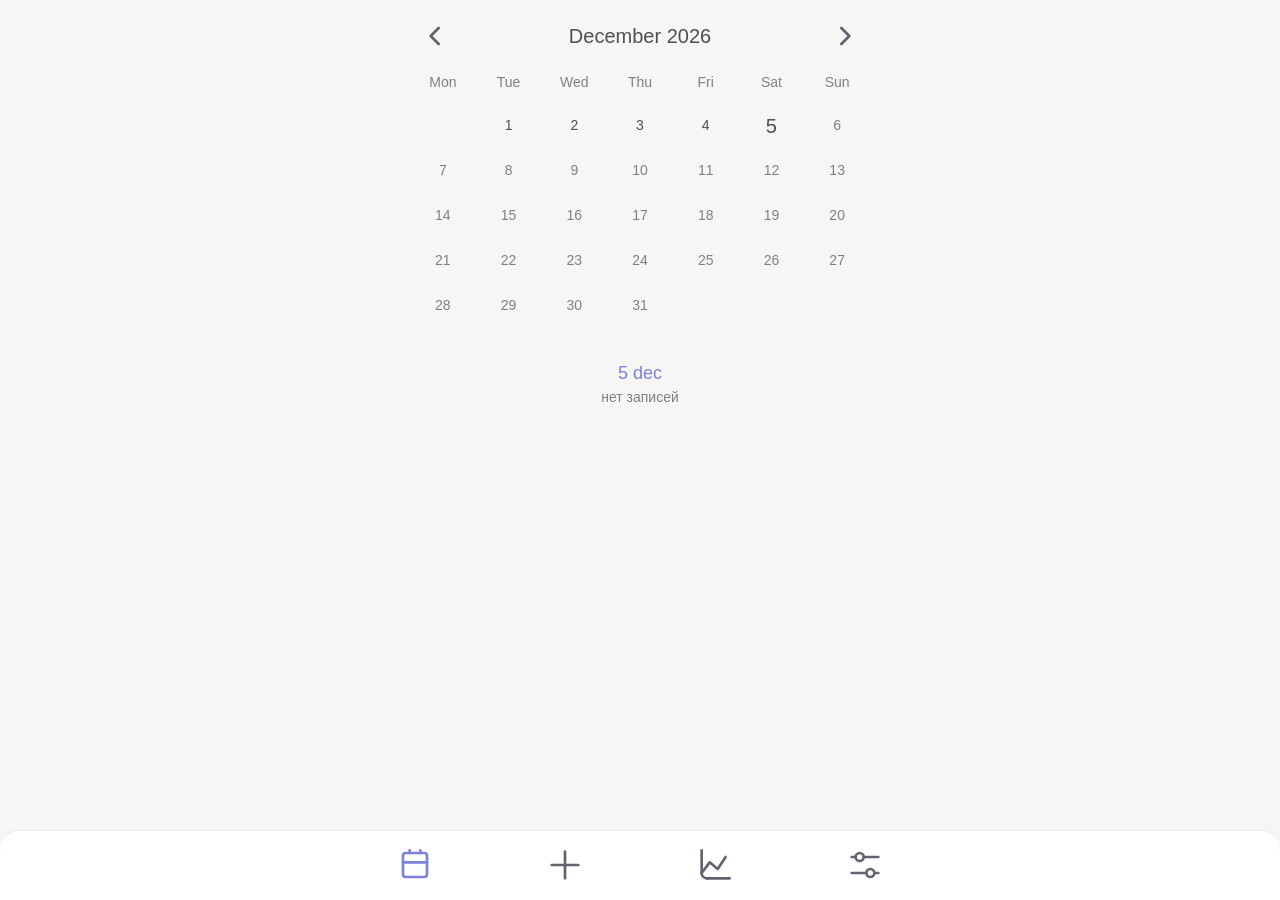
<file: index.html>
<!doctype html>
<html lang="ru">
<head>
    <meta charset="UTF-8"/>
    <meta name="viewport" content="width=device-width, initial-scale=1.0, shrink-to-fit=no"/>
    <meta name="mobile-web-app-capable" content="yes"/>
    <meta name="theme-color" content="#2a2a2a"/>
    <meta name="msapplication-config" content="none">

    <title data-i18n="appName"></title>

    <link rel="canonical" href="https://yugle7.github.io/poop-tracker/"/>
    <link rel="manifest" href="manifest.webmanifest"/>
    <link rel="stylesheet" href="style.css"/>

    <link rel="icon" type="image/png" sizes="192x192" href="icons/icon-192.png">
    <link rel="icon" type="image/svg+xml" href="favicon.svg"/>

    <link rel="apple-touch-icon" href="icons/icon-192.png">
    <link rel="yandex-tableau-widget" href="tableau.json">
</head>
<body>

<section id="calendar-page" class="width-500 safe">
    <div id="calendar"></div>
    <h3 id="chosen-day" class="accent center"></h3>
    <div id="chosen-records"></div>
</section>

<div id="overlay"></div>

<section id="record-page" class="hidden">
    <div class="scroll">
        <div class="width-500 col gap-30 pad-20">
            <section>
                <div class="row gap-15">
                    <button id="pooped-date" aria-haspopup="dialog" class="tap"
                            data-i18n-aria-label="selectDate"></button>

                    <button id="pooped-time" aria-haspopup="dialog" class="tap"
                            data-i18n-aria-label="selectTime"></button>

                </div>
            </section>
            <section>
                <div id="bristol-label"></div>
                <br>
                <div id="bristol-icons" class="row" role="radiogroup"
                     data-i18n-aria-label="bristolScale"></div>
            </section>

            <section id="color">
                <div id="color-label"></div>
                <br>
                <div id="color-icons" class="color-grid" role="radiogroup"
                     data-i18n-aria-label="color"></div>
            </section>

            <section id="volume">
                <div id="volume-label"></div>
                <br/>
                <span id="volume-value" class="gray small"></span>
                <input id="volume-range" type="range" min="0" max="99" step="1"
                       data-i18n-aria-label="volumeRange" aria-label="">
            </section>

            <section>
                <div class="row add">
                    <h3 data-i18n="tags"></h3>
                    <button id="edit-tags" class="right help small" data-i18n="change">
                    </button>
                </div>
                <br>
                <div id="tag-buttons"></div>
            </section>

            <button id="remove" class="red hidden pad-20" data-i18n="remove"></button>

            <button id="approve" data-i18n-aria-label="approve">
                <svg>
                    <use href="sprite.svg#save"></use>
                </svg>
            </button>

            <button id="reject" data-i18n-aria-label="reject">
                <svg>
                    <use href="sprite.svg#cancel"></use>
                </svg>
            </button>
        </div>
    </div>


    <div id="tags-editor">
        <div class="row">
            <input id="tag" type="text" maxlength="24"
                   data-i18n-placeholder="newTag"
                   data-i18n-aria-label="newTag" aria-label="">
            <button id="create-tag" class="right small" data-i18n="add"></button>
        </div>

        <div data-i18n="tagActions" class="small gray pad-10"></div>
        <div id="tag-actions"></div>

        <footer>
            <button id="close-tags" class="right" data-i18n="cancel"></button>
            <button id="apply-tags" class="accent">OK</button>
        </footer>
    </div>

    <div id="when-picker">
        <header id="watch">
            <button id="day" class="tap"></button>
            <button id="hour" class="tap"></button>

            <svg id="colon" viewBox="0 0 6 24" width="6" height="24">
                <circle cx="3" cy="8" r="1" stroke="var(--text)" fill="none"/>
                <circle cx="3" cy="16" r="1" stroke="var(--text)" fill="none"/>
            </svg>

            <button id="minute" class="tap"></button>
        </header>

        <div id="clock">
            <div id="white"></div>
            <div id="black"></div>
            <div id="center"></div>
            <div id="line"></div>
            <div id="hand"></div>
        </div>

        <div id="when-calendar">
            <div class="days"></div>
            <div class="days" id="when-days"></div>
        </div>

        <footer>
            <button id="when-prev" data-i18n-aria-label="previous">
                <svg>
                    <use href="sprite.svg#prev"></use>
                </svg>
            </button>

            <span id="when-month"></span>

            <button id="when-next" data-i18n-aria-label="next">
                <svg>
                    <use href="sprite.svg#next"></use>
                </svg>
            </button>

            <button id="close-when" class="right" data-i18n="cancel"></button>
            <button id="apply-when" class="accent">OK</button>
        </footer>
    </div>
</section>

<section id="stats-page" class="width-500 pad-20 safe hidden">
    <div id="period">
        <div></div>
        <button class="active" data-i="0" data-i18n="week"></button>
        <button data-i="1" data-i18n="month"></button>
        <button data-i="2" data-i18n="year"></button>
    </div>

    <div id="range">
        <button type="button" data-add="-1"
                data-i18n-aria-label="previousPeriod">
            <svg>
                <use href="sprite.svg#prev"></use>
            </svg>
        </button>
        <span id="range-label"></span>
        <button type="button" data-add="1"
                data-i18n-aria-label="nextPeriod">
            <svg>
                <use href="sprite.svg#next"></use>
            </svg>
        </button>
    </div>

    <div class="card">
        <h3 data-i18n="tags"></h3>
        <br/>
        <div class="h-list" id="tags-list"></div>
        <br/>
        <button class="row gap-10" id="with-fails">
            <svg class="tool">
                <use href="sprite.svg#check"></use>
            </svg>
            <span data-i18n="withFails" class="help small"></span>
        </button>
    </div>

    <div class="card">
        <h3 data-i18n="color"></h3>
        <br/>
        <div class="h-list" id="color-list"></div>
    </div>

    <div class="card">
        <h3 data-i18n="shape"></h3>
        <br/>
        <div class="h-list" id="shape-list"></div>
    </div>

    <div class="card" style="--color: var(--yellow)">
        <h3 class="row gap-8">
            <span data-i18n="bristol"></span>
            <span class="gray">—</span>
            <span class="gray"></span>
        </h3>
        <br/>
        <div class="v-chart" id="bristol-chart"></div>
    </div>

    <div class="card">
        <h3 class="row gap-8">
            <span data-i18n="count"></span>
            <span class="gray">—</span>
            <span class="gray"></span>
        </h3>
        <br/>
        <div class="v-chart" id="count-chart"></div>
    </div>

    <div class="card" style="--color: var(--yellow)">
        <h3 class="row gap-8">
            <span data-i18n="volume"></span>
            <span class="gray">—</span>
            <span class="gray"></span>
        </h3>
        <br/>
        <div class="v-chart" id="volume-chart"></div>
    </div>
</section>


<section id="person-page" class="width-500 safe hidden">
    <br/>

    <button id="person">
        <svg class="icon">
            <use href="sprite.svg#person"></use>
        </svg>
        <span class="row gap-10"></span>
    </button>

    <br/>

    <a href="https://pay.cloudtips.ru/p/9e3a23d6" target="_blank">
        <svg class="icon">
            <use href="sprite.svg#heart"></use>
        </svg>
        <span data-i18n="support"></span>
    </a>

    <a href="mailto:yuzhakov.gleb@gmail.com?subject=PoopTracker">
        <svg class="icon">
            <use href="sprite.svg#chat"></use>
        </svg>
        <span data-i18n="mailTo"></span>
    </a>

    <a href="https://yugle7.github.io/poop-tracker/privacy.html" target="_blank">
        <svg class="icon">
            <use href="sprite.svg#shield"></use>
        </svg>
        <span data-i18n="privacy"></span>
    </a>

    <br/>

    <button id="reset" class="left row gap-10 pad-10">
        <svg class="icon">
            <use href="sprite.svg#reset"></use>
        </svg>
        <span data-i18n="reset"></span>
    </button>

    <div id="person-picker">
        <form id="profile" novalidate autocomplete="off">
            <div class="field">
                <label class="label" for="birthdate" data-i18n="birthdate"></label>
                <input
                        class="input"
                        id="birthdate"
                        name="birthdate"
                        type="text"
                        inputmode="numeric"
                        autocomplete="off"
                        autocorrect="off"
                        autocapitalize="off"
                        placeholder="31.12.2000"
                        spellcheck="false"
                        maxlength="10"
                        required
                >
            </div>

            <div class="row gap-15">
                <div class="field sex">
                    <label class="label" data-i18n="sex"></label>

                    <div class="segment" id="sex">
                        <input type="radio" name="sex" id="female" value="female" checked>
                        <label for="female" data-i18n="female"></label>

                        <input type="radio" name="sex" id="male" value="male">
                        <label for="male" data-i18n="male"></label>
                    </div>
                </div>

                <div class="field weight">
                    <label class="label" for="weight" data-i18n="weight"></label>

                    <div>
                        <input
                                class="input"
                                id="weight"
                                name="weight"
                                type="text"
                                inputmode="decimal"
                                autocomplete="off"
                                placeholder="65"
                                maxlength="5"
                                required
                        >
                        <span class="unit" data-i18n="kg"></span>
                    </div>
                </div>
            </div>
        </form>

        <footer>
            <button id="close-person" class="right" data-i18n="cancel"></button>
            <button id="apply-person" class="accent">OK</button>
        </footer>
    </div>
</section>

<div class="hidden">
    <div id="calendars"></div>
</div>

<nav data-i18n-aria-label="mainNavigation">
    <div id="nav">
        <button data-page="calendar" class="pad-10 active" data-i18n-aria-label="calendar" aria-selected="true">
            <svg>
                <use href="sprite.svg#calendar"></use>
            </svg>
        </button>

        <button data-page="record" class="pad-10" data-i18n-aria-label="record">
            <svg>
                <use href="sprite.svg#plus"></use>
            </svg>
        </button>

        <button data-page="stats" class="pad-10" data-i18n-aria-label="stats">
            <svg>
                <use href="sprite.svg#stats"></use>
            </svg>
        </button>

        <button data-page="person" class="pad-10" data-i18n-aria-label="person">
            <svg>
                <use href="sprite.svg#settings"></use>
            </svg>
        </button>
    </div>
</nav>

<div id="modal" hidden>
    <div class="dialog" role="dialog" aria-modal="true">
        <p id="question"></p>
        <div class="actions">
            <button id="confirm" data-i18n="yes"></button>
            <button id="cancel" data-i18n="no"></button>
        </div>
    </div>
</div>

<script src="data.js"></script>
<script src="script.js"></script>

<script>
    if (navigator.serviceWorker) {
        navigator.serviceWorker
            .register("/poop-tracker/sw.js", {
                scope: "/poop-tracker/",
                updateViaCache: "none"
            })
            .then((reg) => {
                reg.update();

                if (reg.waiting) {
                    reg.waiting.postMessage("skipWaiting");
                }

                navigator.serviceWorker.addEventListener(
                    "controllerchange",
                    () => {
                        window.location.reload();
                    }
                );
            });
    }
</script>

</body>
</html>
</file>
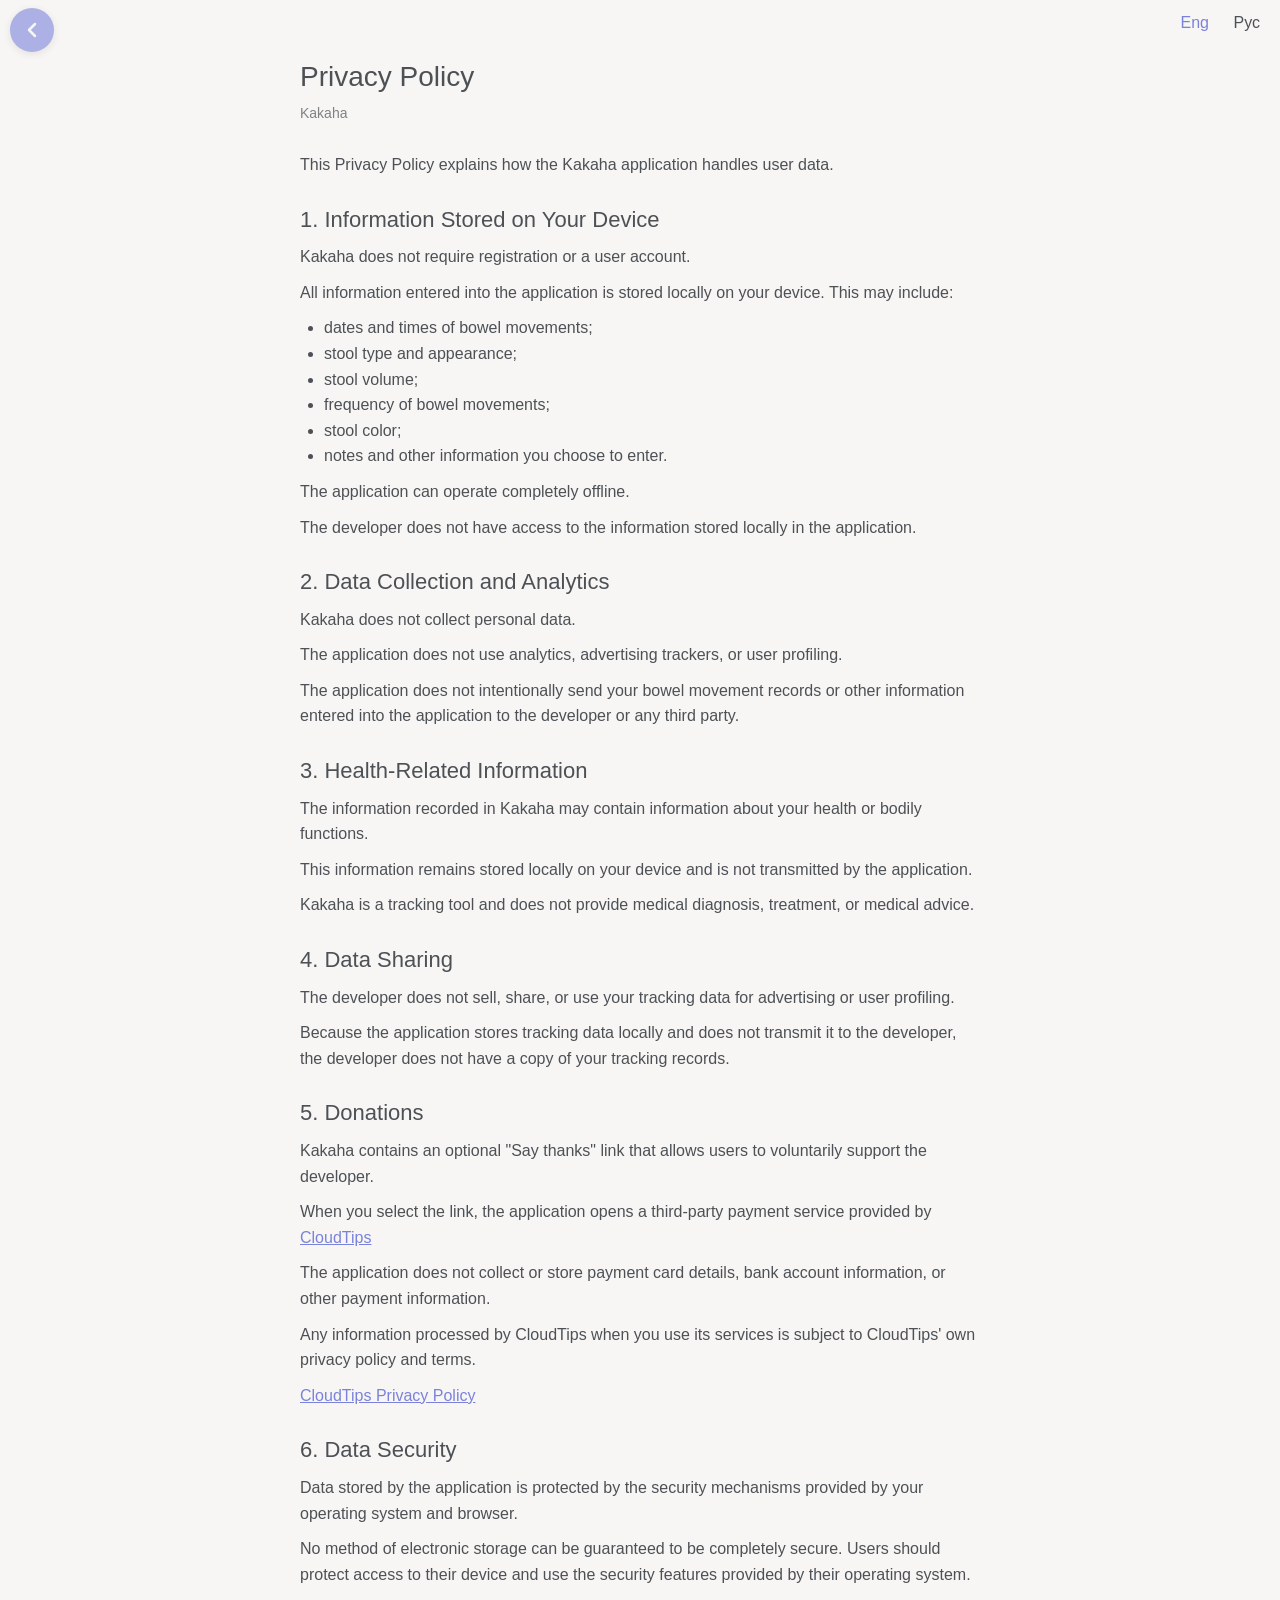
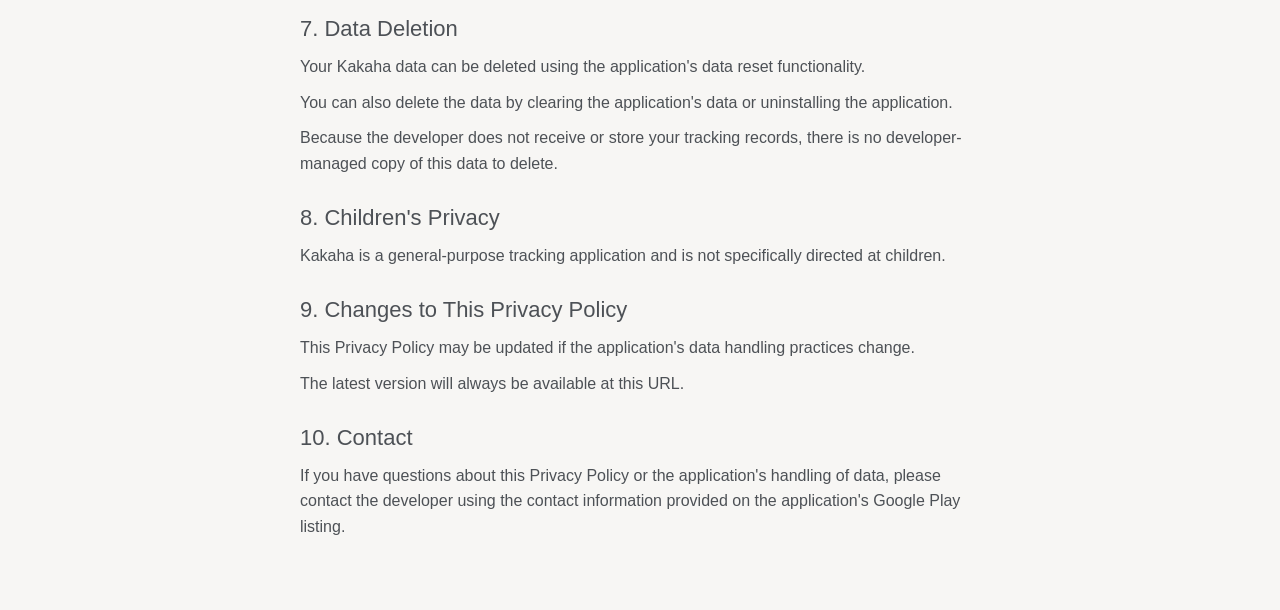
<file: privacy.html>
<!doctype html>
<html lang="en">
<head>
    <meta charset="UTF-8"/>
    <meta name="viewport" content="width=device-width, initial-scale=1.0"/>

    <meta
            name="description"
            content="Privacy Policy for Kakaha"
    />

    <meta name="theme-color" content="#eae8e5"/>

    <title>Privacy Policy — Kakaha</title>

    <style>
        :root {
            --bg: #f7f6f4;
            --text: #4d5156;
            --head: white;
            --line: #e7e7e7;
            --fade: #fafafa;

            --green: #4aaf8c;
            --blue: #7a82da;
            --red: #c97b72;
            --yellow: #c9a84c;

            --accent: var(--blue);
        }

        @media (prefers-color-scheme: dark) {
            :root {
                --bg: #2a2a2a;
                --text: #c8c8c8;
                --head: #333333;
                --line: #444444;
                --fade: #363636;

                --accent: var(--yellow);
            }
        }

        * {
            box-sizing: border-box;
            font-weight: normal;
        }

        html,
        body {
            margin: 0;
            padding: 0;
        }

        body {
            background: var(--bg);
            color: var(--text);
            font-family: -apple-system, BlinkMacSystemFont, "Segoe UI", Roboto, Helvetica, Arial, sans-serif;
            line-height: 1.6;
        }

        main {
            width: min(720px, calc(100% - 32px));
            margin: 0 auto;
            padding: 40px 0;
        }


        h1 {
            margin: 0 0 8px;
            font-size: 28px;
            line-height: 1.2;
        }

        h2 {
            margin: 28px 0 10px;
            font-size: 22px;
            line-height: 1.3;
        }

        p {
            margin: 10px 0;
        }

        ul {
            margin: 10px 0;
            padding-left: 24px;
        }

        .updated {
            opacity: .7;
            font-size: 14px;
            margin-bottom: 28px;
        }

        a {
            color: var(--accent);
        }

        article {
            padding: 20px;
        }

        @media (max-width: 600px) {
            main {
                width: min(100% - 20px, 720px);
                padding: 40px 0;
            }


            h1 {
                font-size: 26px;
            }

            h2 {
                font-size: 20px;
            }

            body {
                padding-top: 24px;
            }
        }

        nav {
            position: fixed;
            right: 10px;
            top: 0;
        }

        button {
            font: inherit;
        }

        button {
            border: 0;
            background: none;
            color: inherit;
            cursor: pointer;
            -webkit-tap-highlight-color: transparent;
            padding: 10px;
        }

        #back {
            position: fixed;
            top: 8px;
            left: 10px;
            z-index: 9999;

            width: 44px;
            height: 44px;
            border-radius: 50%;

            display: flex;
            align-items: center;
            justify-content: center;

            background: var(--accent);
            opacity: 0.6;
            color: var(--bg);
            backdrop-filter: blur(6px);
            -webkit-backdrop-filter: blur(6px);
            box-shadow: 0 2px 8px rgba(0, 0, 0, 0.15);

            text-decoration: none;
            transition: background 0.2s ease, transform 0.15s ease;
        }

        button:active {
            transform: scale(0.92);
        }

        .selected {
            color: var(--accent);
        }

        .hidden {
            display: none !important;
        }

    </style>
</head>

<body>

<main>
    <button id="back" onclick="goBack()">
        <svg viewBox="0 0 24 24" width="24" height="24" fill="none"
             stroke="currentColor" stroke-width="2.5"
             stroke-linecap="round" stroke-linejoin="round">
            <polyline points="15 18 9 12 15 6"></polyline>
        </svg>
    </button>
    <nav>
        <button class="selected" data-id="eng">Eng</button>
        <button data-id="rus">Рус</button>
    </nav>

    <article id="eng">
        <h1>Privacy Policy</h1>

        <div class="updated">
            Kakaha
        </div>

        <p>
            This Privacy Policy explains how the Kakaha
            application handles user data.
        </p>


        <h2>1. Information Stored on Your Device</h2>

        <p>
            Kakaha does not require registration or a user account.
        </p>

        <p>
            All information entered into the application is stored
            locally on your device. This may include:
        </p>

        <ul>
            <li>dates and times of bowel movements;</li>
            <li>stool type and appearance;</li>
            <li>stool volume;</li>
            <li>frequency of bowel movements;</li>
            <li>stool color;</li>
            <li>notes and other information you choose to enter.</li>
        </ul>

        <p>
            The application can operate completely offline.
        </p>

        <p>
            The developer does not have access to the information
            stored locally in the application.
        </p>


        <h2>2. Data Collection and Analytics</h2>

        <p>
            Kakaha does not collect personal data.
        </p>

        <p>
            The application does not use analytics, advertising
            trackers, or user profiling.
        </p>

        <p>
            The application does not intentionally send your bowel
            movement records or other information entered into the
            application to the developer or any third party.
        </p>


        <h2>3. Health-Related Information</h2>

        <p>
            The information recorded in Kakaha may contain
            information about your health or bodily functions.
        </p>

        <p>
            This information remains stored locally on your device
            and is not transmitted by the application.
        </p>

        <p>
            Kakaha is a tracking tool and does not provide
            medical diagnosis, treatment, or medical advice.
        </p>


        <h2>4. Data Sharing</h2>

        <p>
            The developer does not sell, share, or use your tracking
            data for advertising or user profiling.
        </p>

        <p>
            Because the application stores tracking data locally and
            does not transmit it to the developer, the developer does
            not have a copy of your tracking records.
        </p>


        <h2>5. Donations</h2>

        <p>
            Kakaha contains an optional "Say thanks" link that
            allows users to voluntarily support the developer.
        </p>

        <p>
            When you select the link, the application opens a
            third-party payment service provided by
            <a href="https://pay.cloudtips.ru/p/9e3a23d6" target="_blank">CloudTips</a>
        </p>

        <p>
            The application does not collect or store payment card
            details, bank account information, or other payment
            information.
        </p>

        <p>
            Any information processed by CloudTips when you use its
            services is subject to CloudTips' own privacy policy
            and terms.
        </p>

        <p>
            <a
                    href="https://cloudtips.ru/privacy"
                    target="_blank"
                    rel="noopener noreferrer"
            >
                CloudTips Privacy Policy
            </a>
        </p>


        <h2>6. Data Security</h2>

        <p>
            Data stored by the application is protected by the
            security mechanisms provided by your operating system
            and browser.
        </p>

        <p>
            No method of electronic storage can be guaranteed to be
            completely secure. Users should protect access to their
            device and use the security features provided by their
            operating system.
        </p>


        <h2>7. Data Deletion</h2>

        <p>
            Your Kakaha data can be deleted using the
            application's data reset functionality.
        </p>

        <p>
            You can also delete the data by clearing the application's
            data or uninstalling the application.
        </p>

        <p>
            Because the developer does not receive or store your
            tracking records, there is no developer-managed copy of
            this data to delete.
        </p>


        <h2>8. Children's Privacy</h2>

        <p>
            Kakaha is a general-purpose tracking application
            and is not specifically directed at children.
        </p>


        <h2>9. Changes to This Privacy Policy</h2>

        <p>
            This Privacy Policy may be updated if the application's
            data handling practices change.
        </p>

        <p>
            The latest version will always be available at this URL.
        </p>


        <h2>10. Contact</h2>

        <p>
            If you have questions about this Privacy Policy or the
            application's handling of data, please contact the
            developer using the contact information provided on the
            application's Google Play listing.
        </p>

    </article>

    <article id="rus" class="hidden">
        <h1>Политика конфиденциальности</h1>

        <div class="updated">
            Kakaha
        </div>

        <p>
            Настоящая Политика конфиденциальности объясняет, как
            приложение Kakaha обрабатывает пользовательские
            данные.
        </p>


        <h2>1. Информация, хранящаяся на устройстве</h2>

        <p>
            Для работы Kakaha не требуется регистрация или учетная запись.
        </p>

        <p>
            Вся информация, введенная в приложение, хранится
            локально на вашем устройстве. Она может включать:
        </p>

        <ul>
            <li>даты и время дефекации;</li>
            <li>тип и внешний вид стула;</li>
            <li>объем стула;</li>
            <li>частоту дефекации;</li>
            <li>цвет стула;</li>
            <li>заметки и другую информацию, которую вы решите добавить.</li>
        </ul>

        <p>
            Приложение может полностью работать без подключения
            к интернету.
        </p>

        <p>
            Разработчик не имеет доступа к информации,
            хранящейся локально в приложении.
        </p>


        <h2>2. Сбор данных и аналитика</h2>

        <p>
            Kakaha не собирает персональные данные.
        </p>

        <p>
            Приложение не использует аналитику, рекламные
            трекеры или профилирование пользователей.
        </p>

        <p>
            Приложение намеренно не передает записи о дефекации
            или другую введенную пользователем информацию
            разработчику или третьим лицам.
        </p>


        <h2>3. Информация, связанная со здоровьем</h2>

        <p>
            Информация, записываемая в Kakaha, может
            содержать сведения о здоровье или физиологических
            функциях пользователя.
        </p>

        <p>
            Эта информация остается на вашем устройстве и не
            передается приложением.
        </p>

        <p>
            Kakaha является инструментом для отслеживания
            информации и не предоставляет медицинскую
            диагностику, лечение или медицинские рекомендации.
        </p>


        <h2>4. Передача данных</h2>

        <p>
            Разработчик не продает, не передает и не использует
            данные отслеживания для рекламы или профилирования
            пользователей.
        </p>

        <p>
            Поскольку приложение хранит данные локально и не
            передает их разработчику, у разработчика нет копии
            записей пользователя.
        </p>

        <h2>5. Пожертвования</h2>

        <p> Kakaha содержит необязательную ссылку «Сказать спасибо», которая позволяет пользователям добровольно
            поддержать разработчика. </p>

        <p> При выборе этой ссылки приложение открывает сторонний платежный сервис
            <a href="https://pay.cloudtips.ru/p/9e3a23d6" target="_blank">CloudTips</a></p>

        <p> Приложение не собирает и не хранит данные банковских карт, сведения о банковских счетах или другую платежную
            информацию. </p>

        <p> Любая информация, обрабатываемая CloudTips при использовании его сервиса, регулируется собственной политикой
            конфиденциальности и условиями CloudTips. </p>

        <p><a href="https://cloudtips.ru/privacy" target="_blank" rel="noopener noreferrer">
            Политика конфиденциальности CloudTips</a></p>

        <h2>6. Безопасность данных</h2>

        <p>
            Данные, хранящиеся в приложении, защищаются
            механизмами безопасности, предоставляемыми
            операционной системой и браузером вашего устройства.
        </p>

        <p>
            Ни один способ электронного хранения данных не может
            гарантировать абсолютную безопасность. Пользователь
            должен защищать доступ к своему устройству и
            использовать предусмотренные операционной системой
            средства безопасности.
        </p>


        <h2>7. Удаление данных</h2>

        <p>
            Данные Kakaha можно удалить с помощью функции
            сброса данных в приложении.
        </p>

        <p>
            Также данные можно удалить путем очистки данных
            приложения или удаления приложения.
        </p>

        <p>
            Поскольку разработчик не получает и не хранит записи
            пользователя, отдельной копии этих данных на стороне
            разработчика не существует.
        </p>


        <h2>8. Конфиденциальность детей</h2>

        <p>
            Kakaha является приложением общего назначения
            и не предназначено специально для детей.
        </p>


        <h2>9. Изменения в Политике конфиденциальности</h2>

        <p>
            Настоящая Политика конфиденциальности может
            обновляться при изменении способов обработки данных
            приложением.
        </p>

        <p>
            Актуальная версия Политики конфиденциальности всегда
            будет доступна по этому URL.
        </p>


        <h2>10. Контакты</h2>

        <p>
            Если у вас есть вопросы о настоящей Политике
            конфиденциальности или об обработке данных
            приложением, свяжитесь с разработчиком, используя
            контактную информацию, указанную на странице
            приложения в Google Play.
        </p>

        </div>

    </article>
</main>

<script>
    function goBack() {
        if (window.opener || window.history.length <= 1) {
            window.close();
            setTimeout(() => {
                window.location.href = 'https://yugle7.github.io/poop-tracker/';
            }, 100);
        } else {
            history.back();
        }
    }


    const nav = document.querySelector('nav');
    let language = nav.firstElementChild;

    nav.onclick = (e) => {
        const button = e.target.closest('button');
        if (!button || button === language) return;

        language.classList.remove('selected');
        document.getElementById(language.dataset.id).classList.add('hidden');
        language = button;
        document.getElementById(language.dataset.id).classList.remove('hidden');
        language.classList.add('selected');
    }

</script>

</body>
</html>
</file>
<file: style.css>
/* ==========================================================================
   1. ПЕРЕМЕННЫЕ
   ========================================================================== */

:root {
    --bg: #f7f6f4;
    --text: #4d5156;
    --icon: #5f646e;
    --head: white;
    --line: #e7e7e7;
    --fade: #f2f1ef;

    --green: #4aaf8c;
    --blue: #7a82da;
    --red: #c97b72;
    --yellow: #c9a84c;

    --accent: var(--blue);

    --value: 0;
    --inner: none;
    --outer: gray;
    --width: 100;
    --radius: 12px;

    --count: 0;
    --fails: 0;
    --with-fails: 1;
    --total: 1;

    --inner-white: #ededca;
    --inner-gray: #9d9d98;
    --inner-yellow: #d8c34a;
    --inner-orange: #d98a3a;
    --inner-light-brown: #b98258;
    --inner-brown: #875a3d;
    --inner-dark-brown: #54382b;
    --inner-black: #29231f;
    --inner-green: #638b68;
    --inner-red: #bd5550;

    --outer-white: #bfbfa8;
    --outer-gray: #857d77;
    --outer-yellow: #a47b3d;
    --outer-orange: #8b5d38;
    --outer-light-brown: #744b35;
    --outer-brown: #54382b;
    --outer-dark-brown: #80604b;
    --outer-black: #5e5d5d;
    --outer-green: #4d684f;
    --outer-red: #873d3a;
}

@media (prefers-color-scheme: dark) {
    :root {
        --bg: #2a2a2a;
        --text: #c8c8c8;
        --head: #333333;
        --icon: #bcb6a6;
        --line: #444444;
        --fade: #2d2d2d;
        --help: #838282;

        --accent: var(--yellow);

        --inner-white: #bcbcb7;
        --inner-gray: #94938f;
        --inner-yellow: #c2ae51;
        --inner-orange: #c47e42;
        --inner-light-brown: #9d6a4c;
        --inner-brown: #704938;
        --inner-dark-brown: #50372d;
        --inner-black: #3b3a39;
        --inner-green: #68866f;
        --inner-red: #b65f5a;

        --outer-white: #817d78;
        --outer-gray: #696763;
        --outer-yellow: #8f7c3f;
        --outer-orange: #95613b;
        --outer-light-brown: #80543e;
        --outer-brown: #886049;
        --outer-dark-brown: #674a3a;
        --outer-black: #5a5753;
        --outer-green: #536c59;
        --outer-red: #884844;
    }
}

/* ==========================================================================
   2. СБРОС И БАЗА
   ========================================================================== */

* {
    margin: 0;
    padding: 0;
    font-family: -apple-system, BlinkMacSystemFont, "Segoe UI", Roboto, Helvetica, Arial, sans-serif;
    box-sizing: border-box;
    border: none;
    line-height: 1.5;
    font-size: 18px;
    font-weight: 400;
    color: var(--text);
    user-select: none;
    -webkit-tap-highlight-color: transparent;
}

html, body {
    margin: 0;
    padding: 0;
    background: var(--bg);
    color: var(--text);
    min-height: 100%;
    overscroll-behavior: none;
    touch-action: pan-y;
}

/* ==========================================================================
   3. УТИЛИТЫ
   ========================================================================== */

/* --- Скрытие --- */
.hidden {
    display: none !important;
}

/* --- Типографика --- */
.gray {
    color: gray;
}

.small {
    font-size: 14px;
}

.big {
    font-size: 20px !important;
}

.mono {
    font-variant-numeric: tabular-nums;
}

.accent {
    color: var(--accent);
}

.help {
    color: var(--help);
}

.red {
    color: var(--red);
    border-color: var(--red);
    stroke: var(--red);
}

.blue {
    color: var(--blue);
    border-color: var(--blue);
    stroke: var(--blue);
}

.green {
    color: var(--green);
    stroke: var(--green);
}

/* --- Выравнивание --- */
.center {
    align-content: center;
    text-align: center;
    justify-content: center;
}

.left {
    text-align: left;
}

.right {
    margin-left: auto;
    max-height: 50px;
}

/* --- Раскладка --- */
.col {
    display: flex;
    flex-direction: column;
}

.row {
    display: flex;
    flex-direction: row;
    align-items: center;
    width: 100%;
}

/* --- Отступы / зазоры --- */
.gap-8 {
    gap: 8px;
}

.gap-10 {
    gap: 10px;
}

.gap-15 {
    gap: 15px;
}

.gap-30 {
    gap: 30px;
}

.pad-10 {
    padding: 10px;
}

.pad-20 {
    padding: 20px;
}

.safe {
    padding-bottom: calc(78px + env(safe-area-inset-bottom));
}

/* --- Контейнеры --- */
.width-500 {
    max-width: 500px;
    width: 100%;
    margin: 0 auto;
    position: relative;
}

/* --- Инлайновые метки (счётчики на иконках) --- */

small {
    position: absolute;
    font-size: 12px;
    right: -3px;
    top: -3px;
    color: gray;
}

i {
    position: absolute;
    left: 50%;
    top: 50%;
    transform: translate(-50%, -50%);
    border-radius: 50%;
    opacity: .7;
    z-index: 0;
}

/* ==========================================================================
   4. ОБЩИЕ КОМПОНЕНТЫ
   ========================================================================== */

/* --- Кнопки / ссылки --- */
button, input {
    font: inherit;
    background-color: inherit;
}

button {
    border: 0;
    line-height: 0;
    background: none;
    color: inherit;
    cursor: pointer;
    -webkit-tap-highlight-color: transparent;
}

a {
    outline: none;
    text-decoration: none;
}

a, li {
    cursor: pointer;
}

/* --- Иконки --- */
svg {
    background: transparent;
    stroke-width: 2;
    fill: none;
    stroke-linecap: round;
    stroke-linejoin: round;
    stroke: var(--icon);
    cursor: pointer;
}

button svg {
    width: 32px;
    min-width: 32px;
    height: 32px;
}

.tool {
    width: 24px;
    min-width: 24px;
    height: 24px;
}

.icon {
    width: 30px;
    min-width: 30px;
    height: 30px;
    stroke: gray;
}

.img {
    width: 80px;
    min-width: 80px;
    height: 40px;
}

.pic {
    width: 150px;
    padding: 10px;
    aspect-ratio: 1;
    stroke-width: 1;
}

/* --- Кнопки-таблетки --- */
.tap {
    padding: 0 12px;
    min-height: 50px;
    border-radius: 20px;
    vertical-align: middle;
    color: var(--accent);
    border: 2px solid var(--accent);
}

.tap.selected {
    background: var(--accent);
    color: var(--bg);
}

/* --- Заголовки --- */
h2 {
    width: 100%;
    font-size: 20px;
    padding: 10px 20px;
    justify-content: space-between;
}

h2 button {
    padding: 10px;
}

h3 {
    width: 100%;
}

/* --- Скролл-контейнер --- */
.scroll {
    display: flex;
    flex: 1;
    overflow-y: auto;
    scrollbar-width: none;
    -ms-overflow-style: none;
}

.scroll::-webkit-scrollbar {
    width: 0;
    height: 0;
}

/* --- Футер шторок --- */
footer {
    position: absolute;
    bottom: 0;
    width: 100%;
    display: flex;
    justify-content: center;
    align-items: center;
    max-height: 50px;
    max-width: 500px;
}

footer button {
    padding: 20px 20px 30px;
    background: transparent;
    font-size: 16px;
}

/* --- Инпуты (общие) --- */
input {
    padding: 10px;
}

input,
select {
    width: fit-content;
    outline: none;
    vertical-align: middle;
}

/* --- Слайдер --- */
input[type=range] {
    width: 100%;
    height: 32px;
    appearance: none;
    -webkit-appearance: none;
    background: transparent;
    cursor: pointer;
    accent-color: var(--accent);
}

input[type=range]::-webkit-slider-runnable-track {
    height: 3px;
    border-radius: 2px;
    background: linear-gradient(
            to right,
            var(--accent) 0%,
            var(--accent) var(--value, 50%),
            var(--line) var(--value, 50%),
            var(--line) 100%
    );
}

input[type=range]::-webkit-slider-thumb {
    width: 20px;
    height: 20px;
    margin-top: -8px;
    border: 0;
    border-radius: 50%;
    background: var(--accent);
    appearance: none;
    -webkit-appearance: none;
    transition: transform 120ms ease;
}

input[type=range]:active::-webkit-slider-thumb {
    transform: scale(1.15);
}

input[type=range]::-moz-range-track {
    height: 3px;
    border-radius: 2px;
    background: var(--bg);
}

input[type=range]::-moz-range-thumb {
    width: 20px;
    height: 20px;
    border: 0;
    border-radius: 50%;
    background: var(--accent);
    transition: transform 120ms ease;
}

input[type=range]:active::-moz-range-thumb {
    transform: scale(1.15);
}

/* ==========================================================================
   5. НИЖНЯЯ НАВИГАЦИЯ
   ========================================================================== */

nav {
    position: fixed;
    width: 100%;
    bottom: 0;
    height: 70px;
    padding: 8px max(12px, env(safe-area-inset-left)) calc(8px + env(safe-area-inset-bottom));
    background: var(--head);
    border-radius: 20px 20px 0 0;
    backdrop-filter: blur(16px);
    border-top: 1px solid var(--line);
    z-index: 1;
}

nav > div {
    display: grid;
    grid-template-columns: repeat(4, 1fr);
    max-width: 600px;
    margin: 0 auto;
}

nav > div > button {
    padding: 10px;
}

.active > svg {
    stroke: var(--accent);
}

/* ==========================================================================
   6. КАЛЕНДАРЬ
   ========================================================================== */

#calendar {
    width: 100%;
    touch-action: pan-y;
    overflow-x: clip;
    overflow-y: visible;
}

#calendar h2 {
    text-align: center;
}

.calendar {
    height: 360px;
}

#calendars {
    display: flex;
    justify-content: space-between;
    gap: 30px;
    width: calc(300% + 60px);
    transition: none;
    touch-action: pan-y;
    overflow-x: clip;
    overflow-y: visible;
}

#calendars > div {
    flex: 0 0 var(--width);
    width: var(--width);
}

.days {
    display: grid;
    grid-template-columns: repeat(7, 1fr);
    text-align: center;
    justify-items: center;
    padding: 0 20px;
}


.days span {
    z-index: 1;
    position: relative;
    font-size: 14px;
}

.days > span {
    color: gray;
    padding-bottom: 10px;
}

.days > button {
    height: 45px;
    aspect-ratio: 1;
    padding: 5px;
    background: transparent;
    border-radius: 50%;
    position: relative;
    line-height: 1;
}

.days > button > span {
    font-size: 14px;
    z-index: 1;
    position: relative;
}

.today {
    color: var(--accent);
}

.future {
    color: gray;
}

.days .selected {
    background: var(--accent) !important;
    color: var(--bg);
}

.empty {
    pointer-events: none;
    text-align: center;
    color: var(--help);
    font-size: 13px;
    padding: 24px 0;
}

/* ==========================================================================
   7. СПИСОК ЗАПИСЕЙ ДНЯ
   ========================================================================== */

#chosen-records > button {
    width: 100%;
    padding: 10px 0;
}

#chosen-records .row {
    flex-wrap: wrap;
    column-gap: 10px;
    row-gap: 0;
    padding: 5px;
}

.record {
    display: flex;
    flex-direction: row;
    align-items: flex-end;
    width: 100%;
    gap: 20px;
    padding: 0 20px;
}

.tags {
    display: flex;
    column-gap: 10px;
    flex-wrap: wrap;
    padding: 7px 20px;
}

/* ==========================================================================
   8. ФОРМА ЗАПИСИ
   ========================================================================== */

/* --- Бристоль --- */
#bristol-icons {
    display: grid;
    row-gap: 20px;
    grid-template-columns: repeat(4, 1fr);
    justify-content: space-between;
}

#bristol-label::first-letter {
    font-family: ui-monospace, SFMono-Regular, Menlo, Monaco, Consolas, monospace;
    font-variant-numeric: tabular-nums;
}

/* --- Цвет --- */
.color-grid {
    display: grid;
    grid-template-columns: repeat(auto-fill, minmax(40px, 1fr));
    gap: 14px;
}

.color {
    width: 40px;
    aspect-ratio: 1;
    border-radius: 50%;
    background: var(--inner);
}

div.color {
    width: 30px;
    aspect-ratio: 1;
    border-radius: 50%;
    background: var(--inner);
}

.color.selected {
    outline: 2px solid var(--outer);
}

/* --- Объём --- */
#volume {
    position: relative;
}

#volume-value {
    position: absolute;
    left: 0;
    top: 30px;
}

/* --- Теги --- */
#tag-buttons {
    display: flex;
    flex-wrap: wrap;
    gap: 8px;
}

.add {
    height: 32px;
}

/* --- Кнопки действия --- */
#approve,
#reject {
    position: fixed;
    width: 50px;
    height: 50px;
    border-radius: 50%;
}

#approve svg,
#reject svg {
    width: 24px;
    height: 24px;
    stroke-width: 3;
}

#approve {
    right: 12px;
    bottom: 12px;
    background: var(--text);
    opacity: .3;
}

#approve svg {
    stroke: var(--bg);
}

#reject {
    right: 8px;
    top: 8px;
}

#reject svg {
    stroke: var(--help);
}

/* ==========================================================================
   9. НИЖНИЕ ШТОРКИ (редактор тегов, пикер даты/времени)
   ========================================================================== */

#person-picker,
#tags-editor,
#when-picker {
    position: fixed;
    width: 100%;
    bottom: 0;
    left: 0;
    z-index: 11;
    display: flex;
    flex-direction: column;
    align-items: center;
    padding: 20px 10px max(10px, env(safe-area-inset-bottom));
    background: var(--bg);
    border-top: 1px solid var(--line);
    border-radius: 20px 20px 0 0;
    transform: translateY(100%);
    transition: transform 220ms;
}

#person-picker.open,
#tags-editor.open,
#when-picker.open {
    transform: translateY(0);
}

/* --- Редактор тегов --- */
#tag-actions {
    display: flex;
    flex-direction: row;
    flex-wrap: wrap;
    gap: 10px;
    padding: 10px 10px 60px;
    position: relative;
}

#tag-actions > button {
    border-color: var(--red);
    color: var(--red);
}

#create-tag {
    padding: 10px;
}

#tag:placeholder-shown ~ #create-tag {
    opacity: .5;
}

/* --- Пикер даты/времени --- */
#when-picker {
    height: 385px;
    font-variant-numeric: tabular-nums;
}

#when-prev, #when-next {
    padding-top: 5px;
    padding-bottom: 5px;
}

#when-month {
    font-size: 18px;
}

#when-picker .days > button {
    height: 40px;
    font-size: 14px;
}

/* --- Часы --- */
header {
    padding-bottom: 10px;
    display: flex;
    align-items: center;
    gap: 10px;
}

header button {
    line-height: 1;
    font-size: 24px;
}

#watch .selected {
    background: var(--accent);
}

#clock {
    width: 250px;
    height: 250px;
    background: var(--fade);
    border-radius: 50%;
    position: relative;
    touch-action: none;
}

.tick {
    position: absolute;
    font: 14px sans-serif;
    transform: translate(-50%, -50%);
}

#white {
    position: absolute;
    inset: 0;
    z-index: 3;
    clip-path: circle(16px at 50% 50%);
    pointer-events: none;
}

#white .tick {
    color: var(--bg);
}

#hand {
    width: 32px;
    height: 32px;
    position: absolute;
    z-index: 2;
    background: var(--accent);
    border-radius: 50%;
    cursor: grab;
    touch-action: none;
}

#center {
    width: 8px;
    height: 8px;
    position: absolute;
    left: 50%;
    top: 50%;
    transform: translate(-50%, -50%);
    background: var(--accent);
    border-radius: 50%;
}

#line {
    position: absolute;
    left: 50%;
    top: calc(50% - 1px);
    width: 2px;
    height: 2px;
    background: var(--accent);
    transform-origin: 0 50%;
}

/* ==========================================================================
   10. ОВЕРЛЕЙ
   ========================================================================== */

#overlay {
    position: fixed;
    inset: 0;
    z-index: 10;
    background: #0004;
    opacity: 0;
    visibility: hidden;
    transition: opacity 180ms;
}

#overlay.open {
    opacity: 1;
    visibility: visible;
}

/* ==========================================================================
   11. СТАТИСТИКА
   ========================================================================== */

/* --- Переключатель периода --- */
#period {
    position: relative;
    display: flex;
    width: 260px;
    height: 46px;
    padding: 6px;
    margin: 0 auto 16px;
    border-radius: 14px;
    background: var(--head);
    user-select: none;
    box-shadow: 0 1px 3px rgba(0, 0, 0, 0.06);
}

#period > div {
    position: absolute;
    top: 4px;
    left: 6px;
    width: calc((100% - 12px) / 3);
    height: 38px;
    border-radius: 10px;
    background: var(--accent);
    color: var(--bg);
    box-shadow: 0 1px 3px rgba(0, 0, 0, 0.12);
    transition: transform 0.2s ease;
}

#period > button {
    position: relative;
    z-index: 1;
    flex: 1;
    height: 34px;
    padding: 0;
    border: 0;
    background: transparent;
    color: var(--text);
    font: inherit;
    cursor: pointer;
}

#period > button.active {
    color: var(--bg);
    transition: color 0.2s ease;
}


/* --- Стрелки диапазона --- */
#range {
    display: flex;
    align-items: center;
    justify-content: space-between;
    width: 240px;
    margin: 0 auto 24px;
    user-select: none;
}

#range button {
    flex: 0 0 auto;
    display: flex;
    align-items: center;
    justify-content: center;
    width: 32px;
    height: 32px;
    padding: 0 0 2px;
    border: 0;
    border-radius: 8px;
    background: transparent;
    color: var(--text);
    font: inherit;
    font-size: 18px;
    line-height: 1;
    cursor: pointer;
}

#range button:active {
    transform: scale(0.94);
}

#range-label {
    display: flex;
    gap: 10px;
    color: var(--text);
    font-variant-numeric: tabular-nums;
}

/* --- Карточки --- */
.card {
    padding: 0 30px 70px 0;
}

/* --- Горизонтальные списки (теги, цвет, форма) --- */
.h-list {
    display: flex;
    flex-direction: column;
    gap: 12px;
}

.h-col {
    display: flex;
    flex-direction: column;
    gap: 2px;
}

.h-label {
    font-size: 13px;
    overflow: hidden;
    white-space: normal;
    color: var(--help);
}

.h-value {
    position: relative;
    height: 16px;
}

.h-bar {
    position: absolute;
    top: 0;
    left: 0;
    height: 16px;
    min-width: 2px;
    border-radius: 2px 4px 4px 2px;
    overflow: hidden;
    background: var(--color);
    width: calc(var(--count) / var(--total) * 100%);
}

.split {
    background: linear-gradient(
            to right,
            var(--yellow) calc((1 - var(--fails) / var(--count)) * 100%),
            var(--blue) calc((1 - var(--fails) / var(--count)) * 100%)
    );
}

.h-number {
    position: absolute;
    top: 0;
    left: calc((var(--count) + var(--fails)) / var(--total) * 100%);
    margin-left: 10px;
    font-size: 13px;
    line-height: 16px;
    white-space: nowrap;
    color: var(--text);
}

/* --- Вертикальные графики --- */
.v-chart {
    position: relative;
    width: 100%;
    height: 240px;
}

.v-chart section {
    position: relative;
    width: 100%;
    height: 100%;
    border-bottom: 1px solid var(--line);
}

.v-normal {
    position: absolute;
    left: 0;
    right: 5px;
    border-top: 1px dashed var(--line);
    pointer-events: none;
    bottom: calc(var(--count) / var(--total) * 100%);
}

.v-normal span {
    position: absolute;
    right: -10px;
    bottom: 0;
    color: var(--help);
    transform: translateX(100%) translateY(40%);
    font-size: 11px;
}

.v-row {
    position: absolute;
    inset: 0;
    display: flex;
    align-items: flex-end;
    justify-content: space-around;
    gap: 4px;
    padding: 0 4px;
}

.v-col {
    height: 100%;
    flex: 1;
    display: flex;
    flex-direction: column;
    align-items: center;
    justify-content: flex-end;
    min-width: 0;
}

.v-bar {
    width: 100%;
    max-width: 16px;
    min-height: 2px;
    border-radius: 4px 4px 2px 2px;
    background: var(--color);
    height: calc(var(--count) / var(--total) * 100%);
}

.v-number {
    margin-bottom: 5px;
    font-size: 11px;
    color: var(--text);
}

.v-label {
    position: absolute;
    bottom: -30px;
    font-size: 12px;
    white-space: nowrap;
    color: var(--help) !important;
}

/* ==========================================================================
   12. СТРАНИЦА НАСТРОЕК
   ========================================================================== */

#person-page > button,
#person-page > a {
    display: flex;
    gap: 10px;
    padding: 10px 20px;
    width: 100%;
}

#profile {
    max-width: 500px;
    width: 100%;
    margin: auto;
    display: flex;
    flex-direction: column;
    gap: 18px;
    padding: 0 10px 60px;
}

.field {
    display: flex;
    flex-direction: column;
    gap: 4px;
    min-width: 0;
}

.label {
    color: var(--help);
    font-size: 13px;
}

.input {
    width: 100%;
    min-height: 48px;
    padding: 12px 14px;
    border: 1px solid var(--line);
    border-radius: var(--radius);
    color: var(--text);
    font: inherit;
    outline: 0;
}

.input::placeholder {
    color: var(--help);
}

#birthdate,
#weight {
    font-variant-numeric: tabular-nums;
}

#birthdate::selection,
#weight::selection {
    background: transparent;
}

.sex {
    flex: 1;
}

.weight {
    max-width: 100px;
}

.weight > div {
    position: relative;
}

.weight > div .input {
    padding-right: 32px;
}

.unit {
    position: absolute;
    top: 50%;
    right: 14px;
    transform: translateY(-50%);
    color: var(--help);
    font-size: 15px;
    pointer-events: none;
}

#sex {
    position: relative;
    display: flex;
    gap: 4px;
    padding: 4px;
    background: var(--head);
    border-radius: var(--radius);
}

#sex::before {
    content: "";
    position: absolute;
    inset: 4px auto 4px 4px;
    width: calc(50% - 6px);
    border-radius: 9px;
    background: var(--accent);
    transition: transform .28s;
}

#sex.male::before {
    transform: translateX(calc(100% + 4px));
}

.segment input {
    position: absolute;
    width: 1px;
    height: 1px;
    clip-path: inset(50%);
}

.segment label {
    position: relative;
    z-index: 1;
    flex: 1;
    display: flex;
    align-items: center;
    justify-content: center;
    min-height: 43px;
    padding: 0 10px;
    border-radius: 9px;
    color: var(--muted);
    font-size: 15px;
    white-space: nowrap;
    cursor: pointer;
    user-select: none;
}

.segment input:checked + label {
    color: var(--bg);
    transition: color .28s;
}

/*Модальное окно*/

#delete {
    padding: 10px 16px;
    border: 0;
    border-radius: 8px;
    background: var(--head);
    color: var(--text);
}

#modal {
    position: fixed;
    inset: 0;
    display: grid;
    place-items: center;
    z-index: 10;
    background: #0004;
    opacity: 1;
    transition: opacity 180ms;
}

#modal[hidden] {
    display: none;
    opacity: 0;
}

.dialog {
    width: calc(100% - 40px);
    padding: 20px;
    box-sizing: border-box;
    border-radius: 12px;
    background: var(--bg);
    text-align: center;
}

.dialog p {
    margin: 0 0 20px;
}

.actions {
    display: flex;
    gap: 10px;
}

.actions button {
    flex: 1;
    border-radius: 12px;
    padding: 20px;
}

#confirm {
    background: var(--accent);
    color: var(--bg);
}

#cancel {
    background: var(--head);
    color: var(--text);
}
</file>
